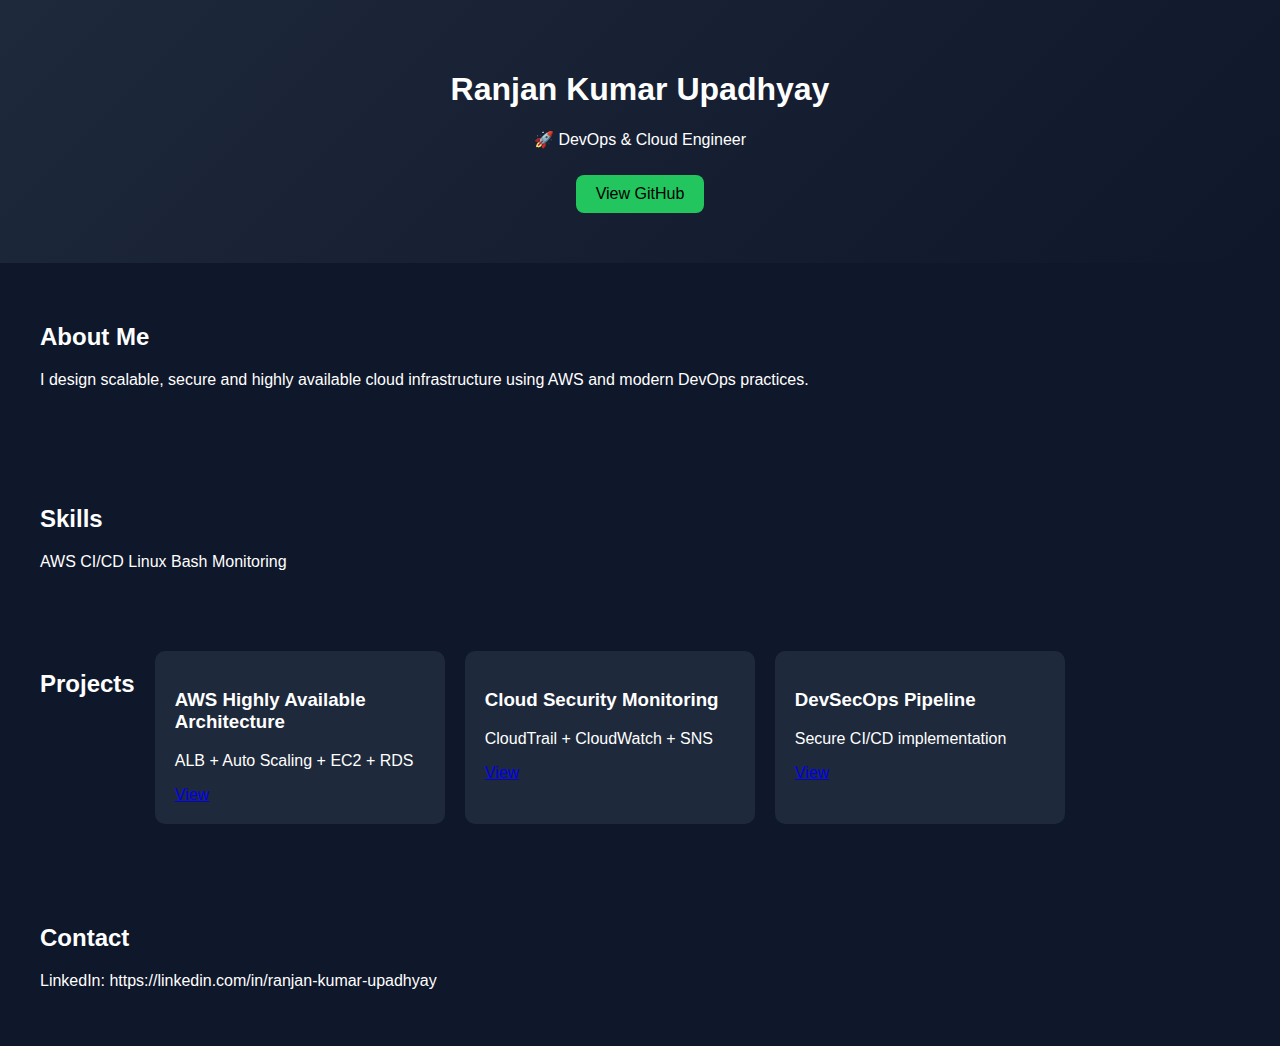
<file: index.html>
<!DOCTYPE html>

<html lang="en">
<head>
  <meta charset="UTF-8">
  <title>Ranjan | DevOps Engineer</title>
  <link rel="stylesheet" href="style.css">
</head>
<body>

<header class="hero">
  <h1>Ranjan Kumar Upadhyay</h1>
  <p>🚀 DevOps & Cloud Engineer</p>
  <a href="https://github.com/rajankumarup56" class="btn">View GitHub</a>
</header>

<section class="about">
  <h2>About Me</h2>
  <p>
    I design scalable, secure and highly available cloud infrastructure using AWS and modern DevOps practices.
  </p>
</section>

<section class="skills">
  <h2>Skills</h2>
  <div class="skill-box">
    <span>AWS</span>
    <span>CI/CD</span>
    <span>Linux</span>
    <span>Bash</span>
    <span>Monitoring</span>
  </div>
</section>

<section class="projects">
  <h2>Projects</h2>

  <div class="card">
    <h3>AWS Highly Available Architecture</h3>
    <p>ALB + Auto Scaling + EC2 + RDS</p>
    <a href="https://github.com/rajankumarup56/aws-highly-available-web-architecture">View</a>
  </div>

  <div class="card">
    <h3>Cloud Security Monitoring</h3>
    <p>CloudTrail + CloudWatch + SNS</p>
    <a href="https://github.com/rajankumarup56/cloud-security-monitoring-aws">View</a>
  </div>

  <div class="card">
    <h3>DevSecOps Pipeline</h3>
    <p>Secure CI/CD implementation</p>
    <a href="https://github.com/rajankumarup56/secure-cicd-devsecops-pipeline">View</a>
  </div>

</section>

<section class="contact">
  <h2>Contact</h2>
  <p>LinkedIn: https://linkedin.com/in/ranjan-kumar-upadhyay</p>
</section>

<script src="script.js"></script>

</body>
</html>
</file>
<file: style.css>
body {
  margin: 0;
  font-family: Arial;
  background: #0f172a;
  color: white;
}

header {
  text-align: center;
  padding: 50px;
  background: linear-gradient(135deg, #1e293b, #0f172a);
}

.btn {
  display: inline-block;
  padding: 10px 20px;
  background: #22c55e;
  color: black;
  text-decoration: none;
  border-radius: 8px;
  margin-top: 10px;
}

section {
  padding: 40px;
}

.projects {
  display: flex;
  gap: 20px;
  flex-wrap: wrap;
}

.card {
  background: #1e293b;
  padding: 20px;
  border-radius: 10px;
  width: 250px;
  transition: transform 0.3s;
}

.card:hover {
  transform: translateY(-10px);
}
</file>
